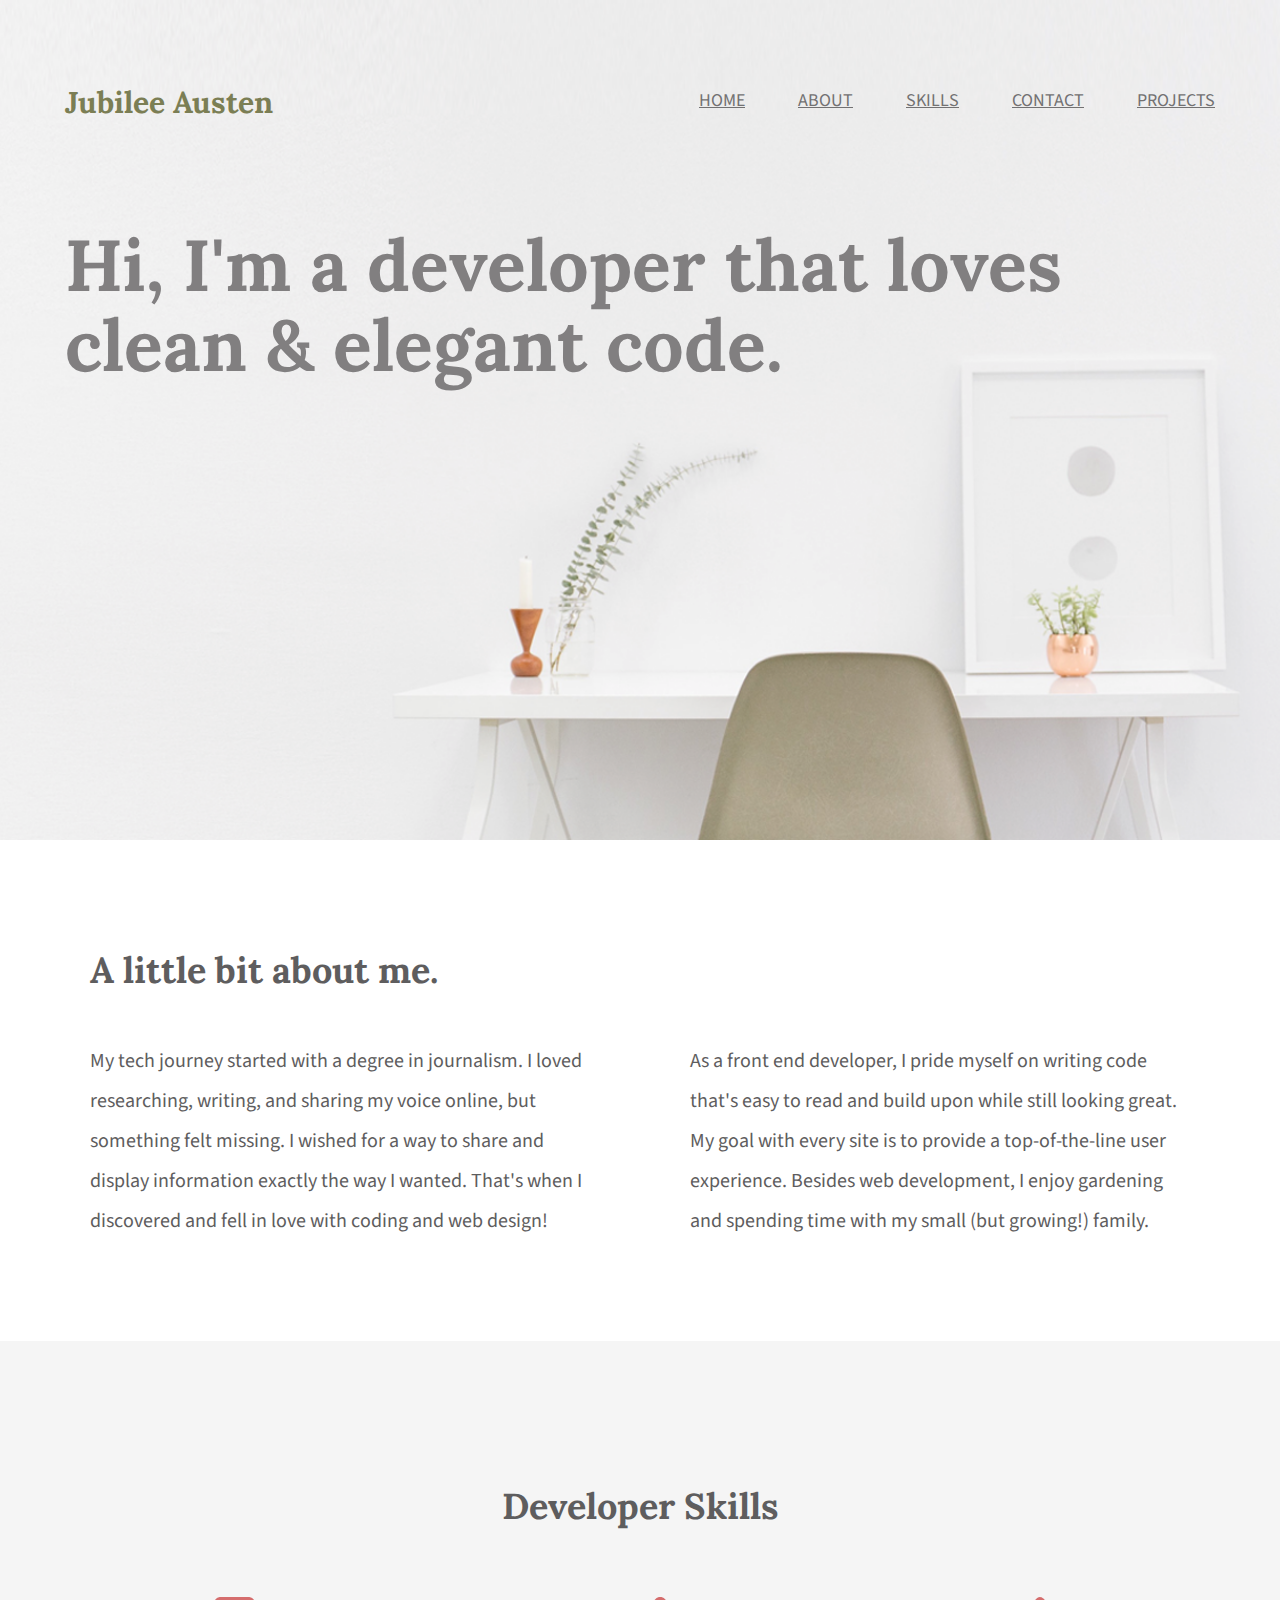
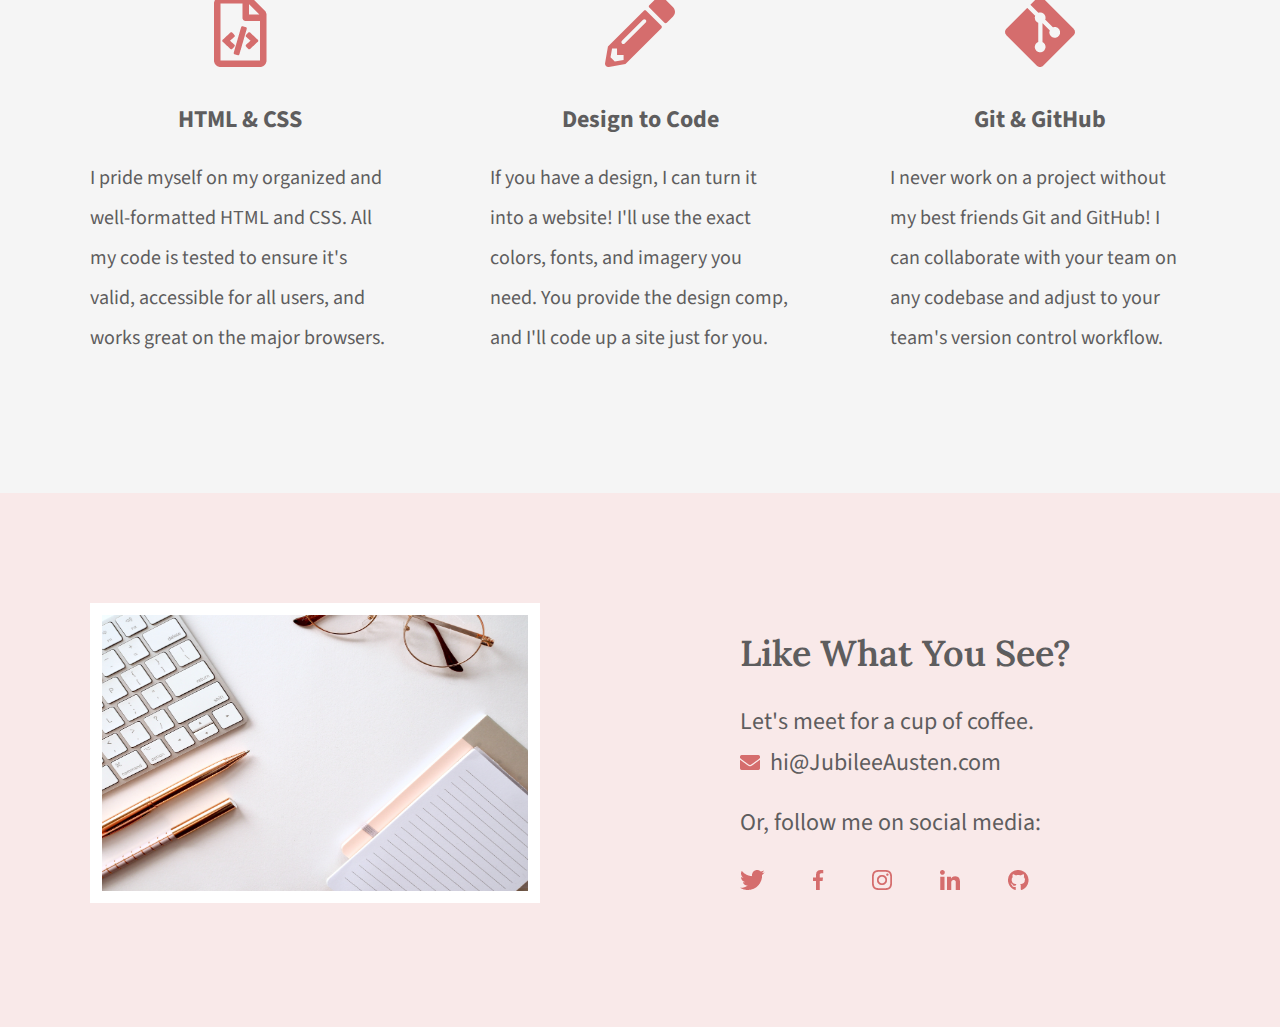
<file: index.html>
<!DOCTYPE html>
<html lang="en">

<head>
    <meta charset="UTF-8">
    <title>
        Jubilee Austen | Portfolio
    </title>
    <link rel="stylesheet" href="css/normalize.css">
    <link rel="stylesheet" href="css/main.css">
    <link rel="preconnect" href="https://fonts.googleapis.com">
    <link rel="preconnect" href="https://fonts.gstatic.com" crossorigin>
    <link href="https://fonts.googleapis.com/css2?family=Lora:wght@400;600;700&family=Source+Sans+3:wght@400;700&display=swap" rel="stylesheet">
</head>

<body>
    <header class="homepage-hero">
        <div class="content-wrapper">
            <h1>Jubilee Austen</h1>
            <nav>
                <ul>
                    <li><a href="#">home</a></li>
                    <li><a href="#about">about</a></li>
                    <li><a href="#skills">skills</a></li>
                    <li><a href="#contact">contact</a></li>
                    <li><a href="projects/index.html">projects</a></li>
                </ul>
            </nav>

            <h2>Hi, I'm a developer that loves clean & elegant code.</h2>
        </div>
    </header>
    <main>
        <section id="about">
            <div class="content-wrapper">
                <h2>A little bit about me.</h2>
                <p>My tech journey started with a degree in journalism. I loved researching, writing, and sharing my
                    voice online, but something felt missing. I wished for a way to share and display information
                    exactly the way I wanted. That's when I discovered and fell in love with coding and web design!</p>
                <p>As a front end developer, I pride myself on writing code that's easy to read and build upon while
                    still looking great. My goal with every site is to provide a top-of-the-line user experience.
                    Besides web development, I enjoy gardening and spending time with my small (but growing!) family.
                </p>
            </div>
        </section>
        <section id="skills">
            <div class="content-wrapper">
                <h2>Developer Skills</h2>
                <div class="skill-list"><img src="img/html-icon.png" alt="html icon">
                    <h3>HTML & CSS</h3>
                    <p>I pride myself on my organized and well-formatted HTML and CSS. All my code is tested to ensure
                        it's valid, accessible for all users, and works great on the major browsers.</p>
                </div>
                <div class="skill-list"><img src="img/pencil-icon.png" alt="pencil icon">
                    <h3>Design to Code</h3>
                    <p>If you have a design, I can turn it into a website! I'll use the exact colors, fonts, and imagery
                        you need. You provide the design comp, and I'll code up a site just for you.</p>
                </div>
                <div class="skill-list"><img src="img/git-icon.png" alt="github icon">
                    <h3>Git & GitHub</h3>
                    <p>I never work on a project without my best friends Git and GitHub! I can collaborate with your
                        team on any codebase and adjust to your team's version control workflow.
                    </p>
                </div>
            </div>
        </section>
    </main>
    <footer id="contact">
        <div class="content-wrapper">
            <div class="contact-image">
                <img src="img/jess-bailey-q10VITrVYUM-unsplash.jpg" alt="desk with keyboard, glasses, pen, and notebook" id="contact-img">
            </div>
            <div class="contact-info">
                <h2>Like What You See?</h2>
                <h3 id="email-header">Let's meet for a cup of coffee.</h3>
                <a href="mailto:hi@jubileeausten.com"><img src="img/envelope.png" alt="envelope icon" id="envelope">hi@JubileeAusten.com</a>
                <h3 id="social-media-header">Or, follow me on social media:</h3>
                <ul>
                    <li><a href="https://twitter.com/home" target="_blank"><img src="img/twitter.png" alt="Twitter icon"></a></li>
                    <li><a href="https://www.facebook.com" target="_blank"><img src="img/facebook.png" alt="Facebook icon"></a></li>
                    <li><a href="https://www.instagram.com" target="_blank"><img src="img/instagram.png" alt="Instagram icon"></a></li>
                    <li><a href="https://www.linkedin.com" target="_blank"><img src="img/linkedin.png" alt="LinkedIn icon"></a></li>
                    <li><a href="https://www.github.com" target="_blank"><img src="img/github.png" alt="GitHub icon"></a>
                    </li>
                </ul>
            </div>
        </div>
    </footer>
</body>

</html>
</file>
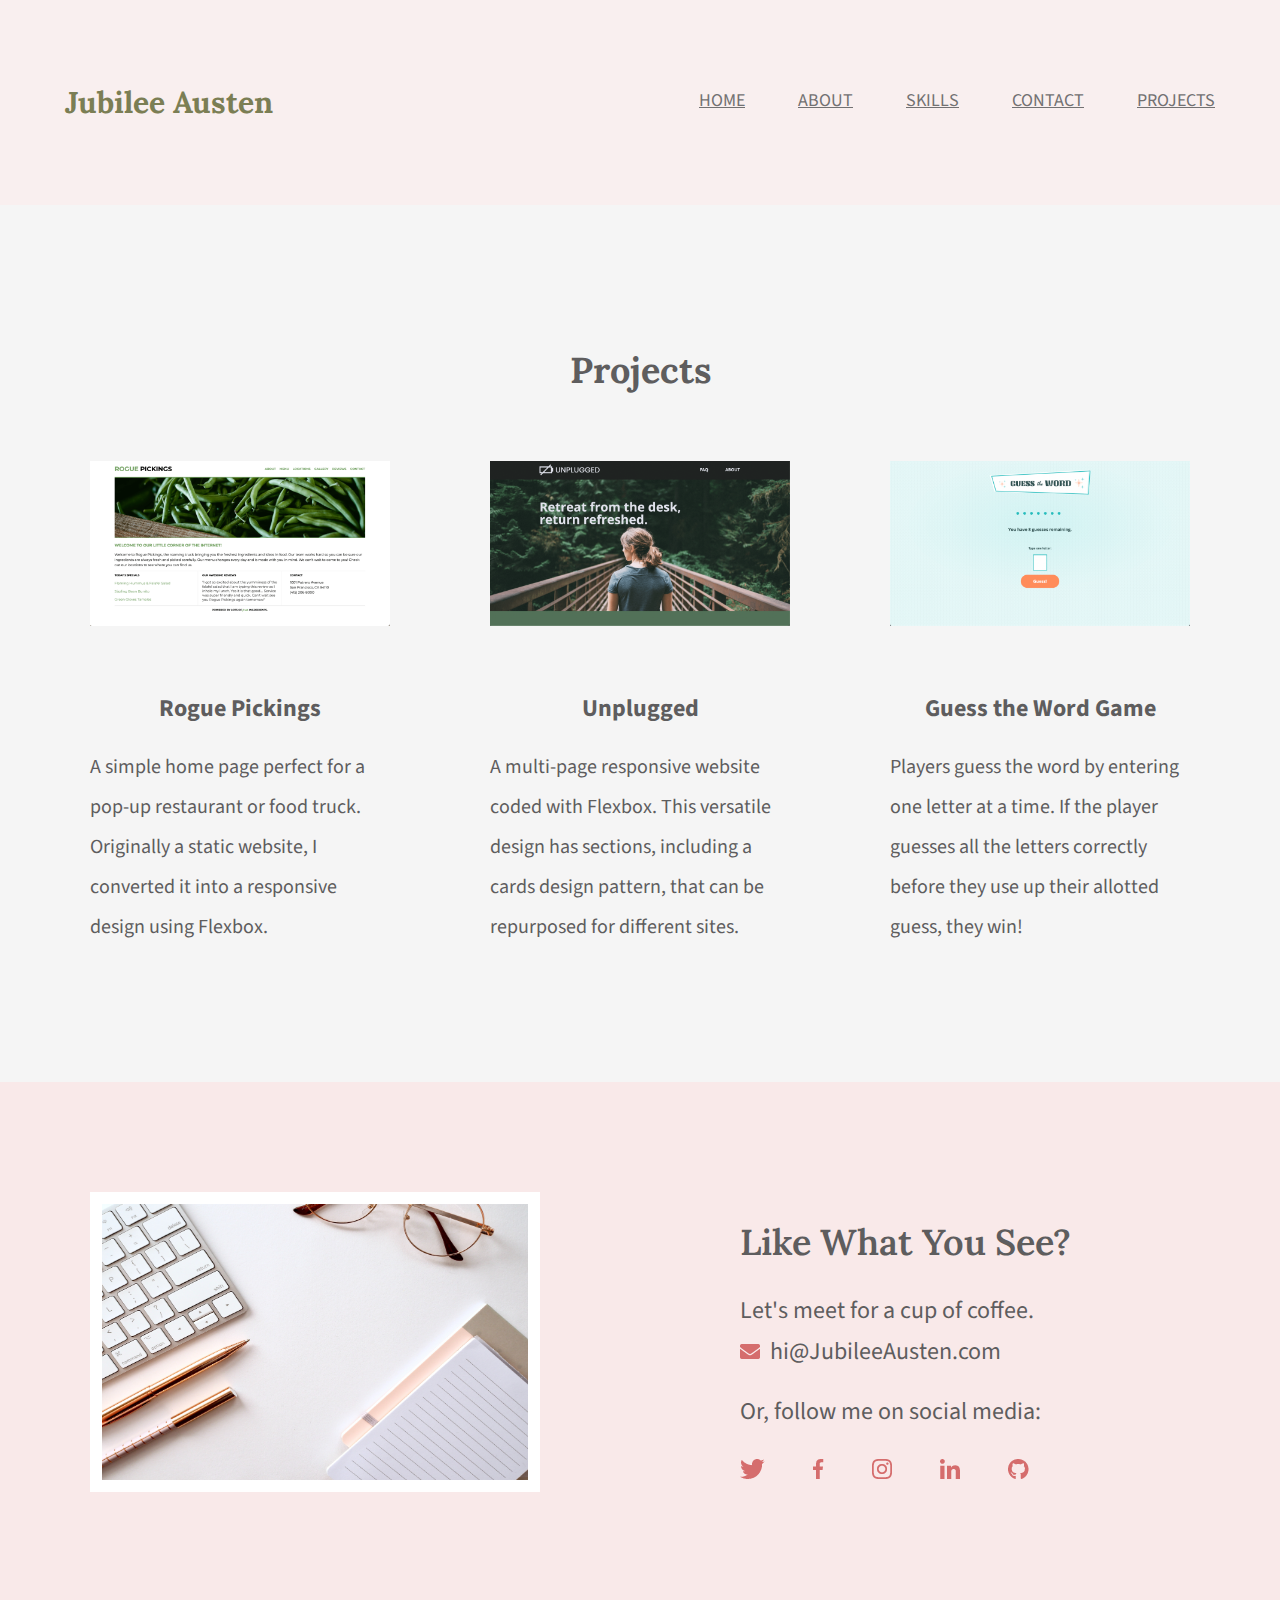
<file: projects/index.html>
<!DOCTYPE html>
<html lang="en">

<head>
    <meta charset="UTF-8">
    <title>
        Projects | Jubilee Austen
    </title>
    <link rel="stylesheet" href="../css/normalize.css">
    <link rel="stylesheet" href="../css/main.css">
    <link rel="preconnect" href="https://fonts.googleapis.com">
    <link rel="preconnect" href="https://fonts.gstatic.com" crossorigin>
    <link
        href="https://fonts.googleapis.com/css2?family=Lora:wght@400;600;700&family=Source+Sans+3:wght@400;700&display=swap"
        rel="stylesheet">
</head>

<body>
    <header class="projects-hero">
        <div class="content-wrapper">
            <h1>Jubilee Austen</h1>
            <nav>
                <ul>
                    <li><a href="../index.html">home</a></li>
                    <li><a href="../index.html#about">about</a></li>
                    <li><a href="../index.html#skills">skills</a></li>
                    <li><a href="../index.html#contact">contact</a></li>
                    <li><a href="#">projects</a></li>
                </ul>
            </nav>
        </div>
    </header>
    <main>
        <section id="projects">
            <div class="content-wrapper">
                <h2>Projects</h2>
                <div class="project-example">
                    <a href="https://skillcrush.github.io/206-rogue_pickings/" target="blank"><img
                            src="../img/rogue-pickings.png" alt="Rogue Pickings Site"></a>
                    <h3>Rogue Pickings</h3>
                    <p>A simple home page perfect for a pop-up restaurant or food truck. Originally a static website, I
                        converted it into a responsive design using Flexbox.</p>
                </div>
                <div class="project-example">
                    <a href="https://skillcrush.github.io/206-unplugged_retreat/" target="blank"><img
                            src="../img/unplugged.png" alt="Unplugged Site"></a>
                    <h3>Unplugged</h3>
                    <p>A multi-page responsive website coded with Flexbox. This versatile design has sections, including
                        a cards design pattern, that can be repurposed for different sites.</p>
                </div>
                <div class="project-example">
                    <a href="https://skillcrush.github.io/guess-the-word/" target="blank"><img
                            src="../img/guess-the-word-game.png" alt="Guess the Word Site"></a>
                    <h3>Guess the Word Game</h3>
                    <p>Players guess the word by entering one letter at a time. If the player guesses all the letters
                        correctly before they use up their allotted guess, they win!</p>
                </div>
            </div>
        </section>
    </main>
    <footer id="contact">
        <div class="content-wrapper">
            <div class="contact-image">
                <img src="../img/jess-bailey-q10VITrVYUM-unsplash.jpg"
                    alt="desk with keyboard, glasses, pen, and notebook" id="contact-img">
            </div>
            <div class="contact-info">
                <h2>Like What You See?</h2>
                <h3 id="email-header">Let's meet for a cup of coffee.</h3>
                <a href="mailto:hi@jubileeausten.com"><img src="../img/envelope.png" alt="envelope icon"
                        id="envelope">hi@JubileeAusten.com</a>
                <h3 id="social-media-header">Or, follow me on social media:</h3>
                <ul>
                    <li><a href="https://twitter.com/home" target="_blank"><img src="../img/twitter.png"
                                alt="Twitter icon"></a></li>
                    <li><a href="https://www.facebook.com" target="_blank"><img src="../img/facebook.png"
                                alt="Facebook icon"></a></li>
                    <li><a href="https://www.instagram.com" target="_blank"><img src="../img/instagram.png"
                                alt="Instagram icon"></a></li>
                    <li><a href="https://www.linkedin.com" target="_blank"><img src="../img/linkedin.png"
                                alt="LinkedIn icon"></a></li>
                    <li><a href="https://www.github.com" target="_blank"><img src="../img/github.png"
                                alt="GitHub icon"></a>
                    </li>
                </ul>
            </div>
        </div>
    </footer>
</body>

</html>
</file>
<file: css/main.css>
/****** Global Styles ******/
body {
    font-family: 'Source Sans 3', sans-serif;
    color: #5E5D5E;
}

.content-wrapper {
    width: 1200px;
    margin: auto;
    overflow: auto;
}


/****** Header Styles ******/

.homepage-hero {
    background: url('../img/full-background.png'), #F9E9E9;
    background-size: cover;
    background-position: center;
    height: 840px;
}

header h1 {
    float: left;
    width: 300px;
    font-family: 'Lora', serif;
    font-size: 30px;
    color: #7B7E54;
    padding: 65px 0 65px 25px;
}

header nav {
    width: 800px;
    float: right;
    text-align: right;
    padding: 75px 25px 75px 0;
}

nav ul li {
    display: inline-block;
}

nav ul li a {
    text-transform: uppercase;
    font-size: 18px;
    color: #727172;
    padding-left: 50px;
}

header h2 {
    width: 1000px;
    clear: both;
    font-family: 'Lora', serif;
    font-size: 72px;
    line-height: 80px;
    color: #817F80;
    padding: 20px 0 20px 25px;
}

/****** About Styles ******/

#about .content-wrapper {
    padding: 80px 0;
}

#about h2 {
    font-family: 'Lora', serif;
    font-size: 36px;
    padding-left: 50px;
}

#about p {
    float: left;
    width: 500px;
    font-size: 20px;
    line-height: 40px;
    padding-left: 50px;
    padding-right: 50px;
}

/****** Skill Styles ******/

#skills {
    background-color: #F5F5F5;
    text-align: center;
}

#skills .content-wrapper {
    padding: 115px 0;
}

#skills .skill-list {
    float: left;
    width: 300px;
    padding: 0 50px;
}

#skills h2 {
    font-family: 'Lora', serif;
    font-size: 36px;
    padding-bottom: 40px;
}

#skills h3 {
    font-size: 24px;
    line-height: 36px;
    margin: 30px 0 20px 0;
}

#skills p {
    font-size: 20px;
    line-height: 40px;
    text-align: left;
}

/****** Contact Styles ******/

#contact {
    background-color: #F9E9E9;
}

#contact .content-wrapper {
    padding: 110px 0;
}

#contact .contact-image {
    float: left;
    width: 600px;
}

#contact #contact-img {
    width: 450px;
    height: 300px;
    border: 12px solid #ffffff;
    margin: 0 50px;
    box-sizing: border-box;
}

#contact .contact-info {
    float: left;
    width: 600px;
    padding-left: 100px;
    box-sizing: border-box;
}

#contact h2 {
    font-family: "Lora", serif;
    font-weight: 600;
    font-size: 36px;
    margin: 30px 0;
}

#contact h3 {
    font-size: 24px;
    font-weight: 400;
    line-height: 36px;
}

#contact #email-header {
    margin-bottom: 5px;
}

#contact #socia-media-header {
    margin: 20px 0 5px 0;
}

#contact #envelope {
    padding-right: 10px;
}

#contact a {
    text-decoration: none;
    color: #5e5d5e;
    font-size: 24px;
    line-height: 36px
}

#contact ul {
    margin-top: 0;
    padding-left: 0;
}

#contact ul li {
    display: inline-block;
}

#contact ul img {
    padding-right: 45px;
}

/****** Projects Page Styles ******/
/****** Projects Page Header Styles ******/

header.projects-hero {
    background: #F9EFeF;
}

/****** Projects Page Projects Styles ******/

#projects {
    background-color: #F5F5F5;
    text-align: center;
}

#projects .content-wrapper {
    padding: 115px 0;
}

#projects .project-example {
    float: left;
    width: 300px;
    padding: 0 50px;
}

#projects h2 {
    font-family: 'Lora', serif;
    font-size: 36px;
    padding-bottom: 40px;
}

#projects img {
    width: 300px;
    padding-bottom: 30px;
}

#projects h3 {
    font-size: 24px;
    line-height: 36px;
    margin: 30px 0 20px 0;
}

#projects p {
    font-size: 20px;
    line-height: 40px;
    text-align: left;
}
</file>
